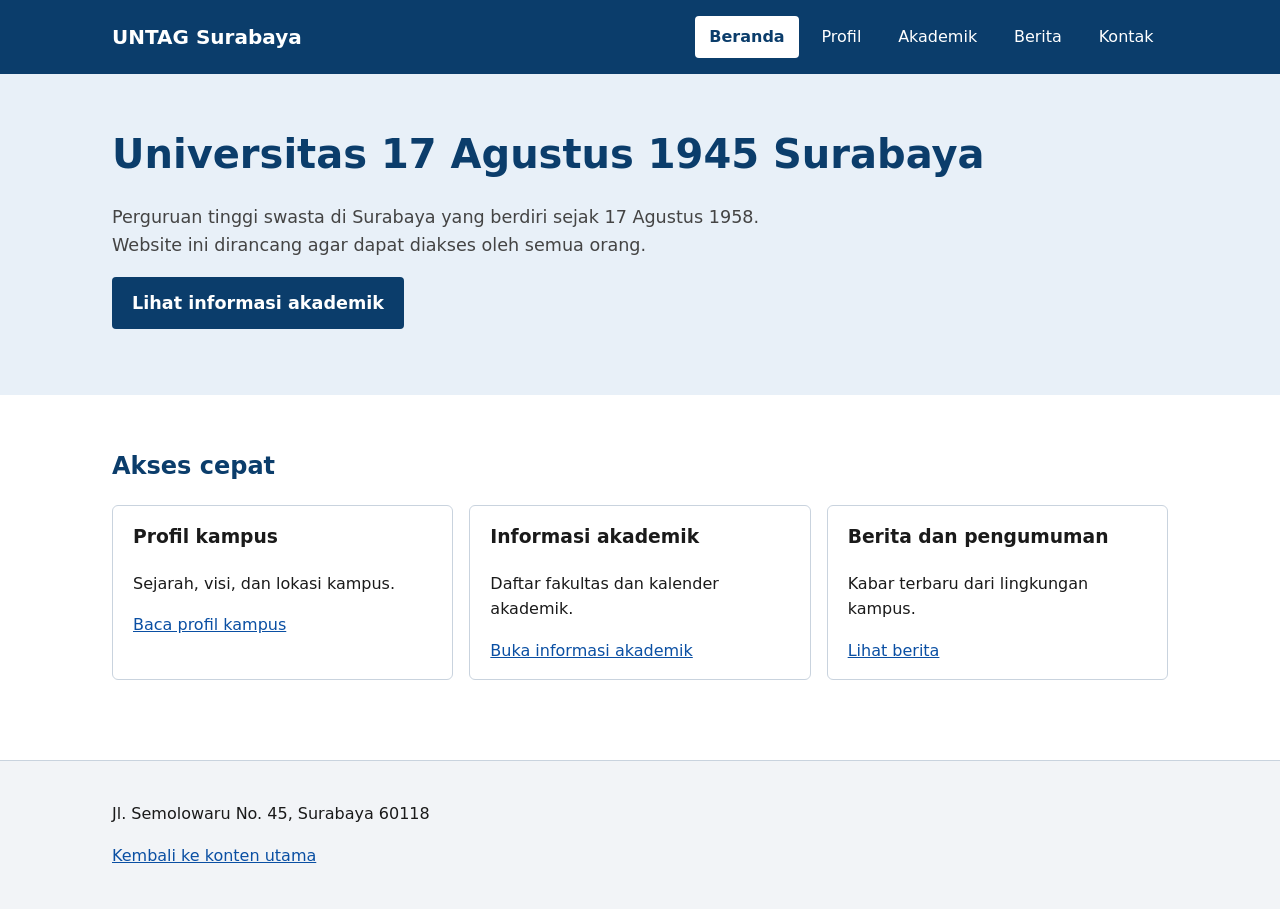
<file: index.html>
<!DOCTYPE html>
<html lang="id">
<head>
  <meta charset="UTF-8">
  <meta name="viewport" content="width=device-width, initial-scale=1.0">
  <meta name="description" content="Beranda website Universitas 17 Agustus 1945 Surabaya yang dirancang aksesibel.">
  <title>Beranda - Universitas 17 Agustus 1945 Surabaya</title>
  <link rel="stylesheet" href="style.css">
</head>
<body>
  <a href="#konten-utama" class="skip-link">Lewati ke konten utama</a>

  <header class="header-situs">
    <div class="wadah">
      <p class="merek">UNTAG Surabaya</p>
      <nav aria-label="Navigasi utama">
        <ul class="menu">
          <li><a href="index.html" aria-current="page">Beranda</a></li>
          <li><a href="profil.html">Profil</a></li>
          <li><a href="akademik.html">Akademik</a></li>
          <li><a href="berita.html">Berita</a></li>
          <li><a href="kontak.html">Kontak</a></li>
        </ul>
      </nav>
    </div>
  </header>

  <main id="konten-utama" tabindex="-1">
    <section class="hero" aria-labelledby="judul-beranda">
      <div class="wadah">
        <h1 id="judul-beranda">Universitas 17 Agustus 1945 Surabaya</h1>
        <p>Perguruan tinggi swasta di Surabaya yang berdiri sejak 17 Agustus 1958. Website ini dirancang agar dapat diakses oleh semua orang.</p>
        <p><a class="tombol" href="akademik.html">Lihat informasi akademik</a></p>
      </div>
    </section>

    <section aria-labelledby="judul-layanan">
      <div class="wadah">
        <h2 id="judul-layanan">Akses cepat</h2>
        <ul class="kartu-grid">
          <li class="kartu">
            <h3>Profil kampus</h3>
            <p>Sejarah, visi, dan lokasi kampus.</p>
            <a href="profil.html">Baca profil kampus</a>
          </li>
          <li class="kartu">
            <h3>Informasi akademik</h3>
            <p>Daftar fakultas dan kalender akademik.</p>
            <a href="akademik.html">Buka informasi akademik</a>
          </li>
          <li class="kartu">
            <h3>Berita dan pengumuman</h3>
            <p>Kabar terbaru dari lingkungan kampus.</p>
            <a href="berita.html">Lihat berita</a>
          </li>
        </ul>
      </div>
    </section>
  </main>

  <footer class="footer-situs">
    <div class="wadah">
      <p>Jl. Semolowaru No. 45, Surabaya 60118</p>
      <p><a href="#konten-utama">Kembali ke konten utama</a></p>
    </div>
  </footer>
</body>
</html>
</file>
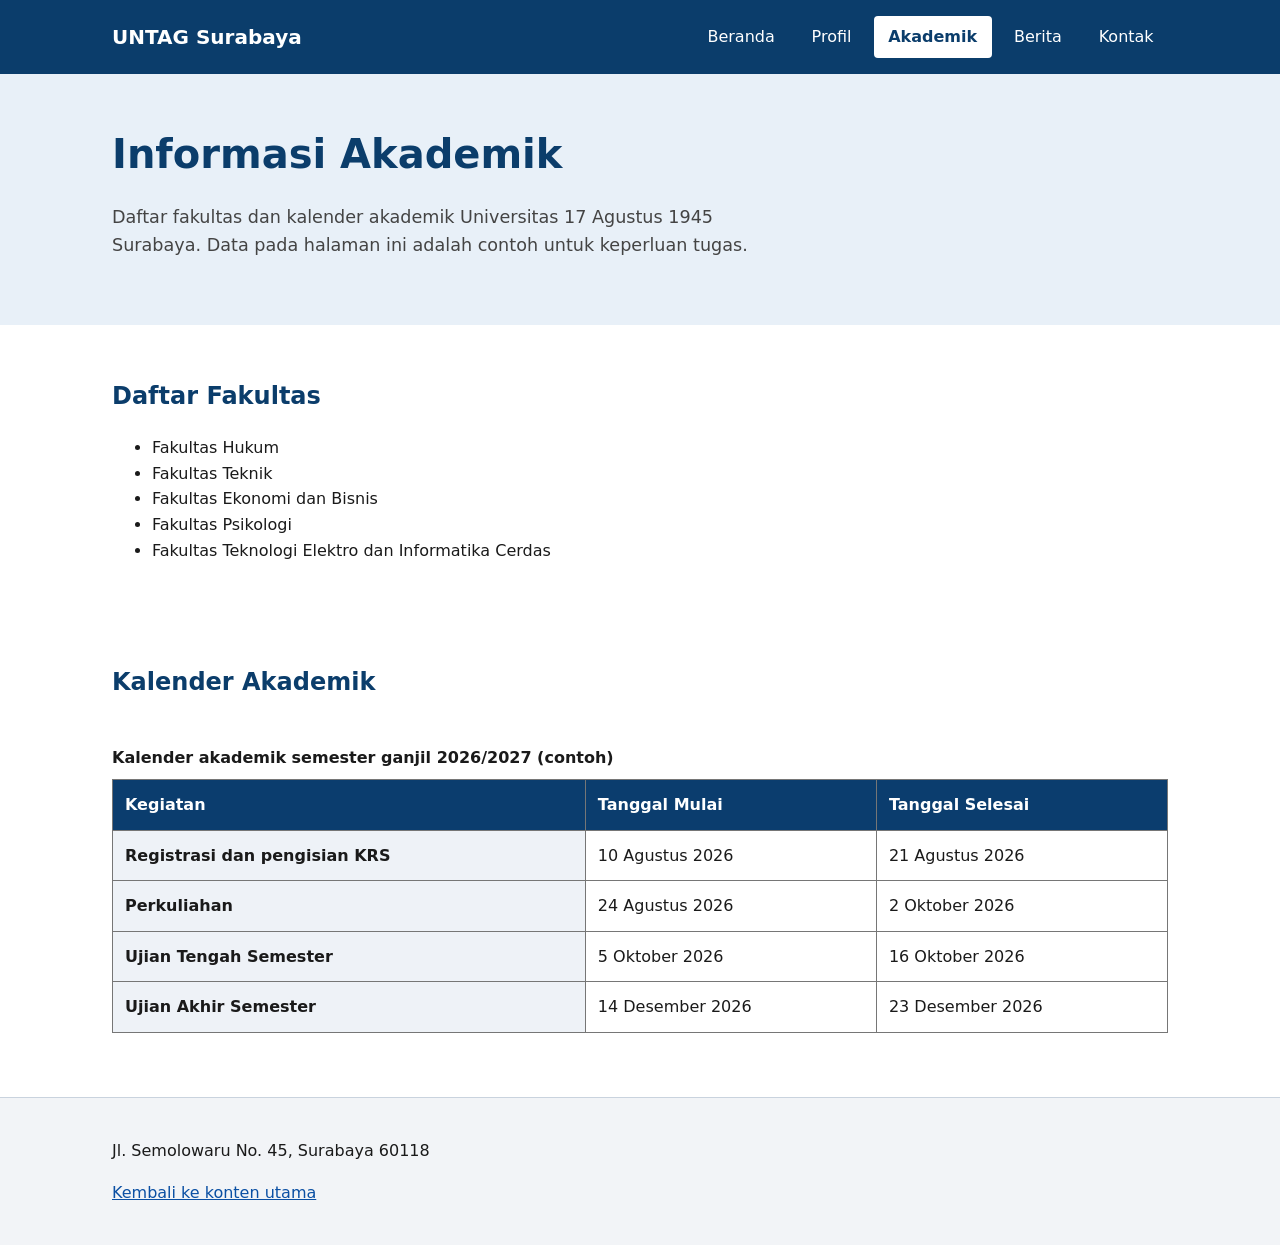
<file: akademik.html>
<!DOCTYPE html>
<html lang="id">
<head>
  <meta charset="UTF-8">
  <meta name="viewport" content="width=device-width, initial-scale=1.0">
  <meta name="description" content="Daftar fakultas dan kalender akademik Universitas 17 Agustus 1945 Surabaya.">
 <title>Informasi Akademik - Universitas 17 Agustus 1945 Surabaya</title>
  <link rel="stylesheet" href="style.css">
</head>
<body>  
  <a href="#konten-utama" class="skip-link">Lewati ke konten utama</a>

  <header class="header-situs">
    <div class="wadah">
      <p class="merek">UNTAG Surabaya</p>
      <nav aria-label="Navigasi utama">
        <ul class="menu">
          <li><a href="index.html">Beranda</a></li>
         <li><a href="profil.html">Profil</a></li>
          <li><a href="akademik.html" aria-current="page">Akademik</a></li>
          <li><a href="berita.html">Berita</a></li>
          <li><a href="kontak.html">Kontak</a></li>
        </ul>
      </nav>
    </div>
  </header>

    <main id="konten-utama" tabindex="-1">
    <section class="hero" aria-labelledby="judul-akademik">
      <div class="wadah">
        <h1 id="judul-akademik">Informasi Akademik</h1>
        <p>Daftar fakultas dan kalender akademik Universitas 17 Agustus 1945 Surabaya. Data pada halaman ini adalah contoh untuk keperluan tugas.</p>
      </div>
    </section>

    <section aria-labelledby="judul-fakultas">
      <div class="wadah">
        <h2 id="judul-fakultas">Daftar Fakultas</h2>
        <ul>
          <li>Fakultas Hukum</li>
          <li>Fakultas Teknik</li>
          <li>Fakultas Ekonomi dan Bisnis</li>
          <li>Fakultas Psikologi</li>
          <li>Fakultas Teknologi Elektro dan Informatika Cerdas</li>
        </ul>
      </div>
    </section>

    <section aria-labelledby="judul-kalender">
      <div class="wadah">
        <h2 id="judul-kalender">Kalender Akademik</h2>
        <div class="tabel-wrap" role="region" aria-labelledby="judul-kalender" tabindex="0">
          <table>
            <caption>Kalender akademik semester ganjil 2026/2027 (contoh)</caption>
            <thead>
              <tr>
                <th scope="col">Kegiatan</th>
                <th scope="col">Tanggal Mulai</th>
                <th scope="col">Tanggal Selesai</th>
              </tr>
            </thead>
            <tbody>
              <tr>
                <th scope="row">Registrasi dan pengisian KRS</th>
                <td>10 Agustus 2026</td>
                <td>21 Agustus 2026</td>
              </tr>
              <tr>
                <th scope="row">Perkuliahan</th>
                <td>24 Agustus 2026</td>
                <td>2 Oktober 2026</td>
              </tr>
              <tr>
                <th scope="row">Ujian Tengah Semester</th>
                <td>5 Oktober 2026</td>
                <td>16 Oktober 2026</td>
              </tr>
              <tr>
                <th scope="row">Ujian Akhir Semester</th>
                <td>14 Desember 2026</td>
                <td>23 Desember 2026</td>
              </tr>
            </tbody>
          </table>
        </div>
      </div>
    </section>
  </main>

  <footer class="footer-situs">
    <div class="wadah">
      <p>Jl. Semolowaru No. 45, Surabaya 60118</p>
      <p><a href="#konten-utama">Kembali ke konten utama</a></p>
    </div>
  </footer>
</body>
</html>
</file>
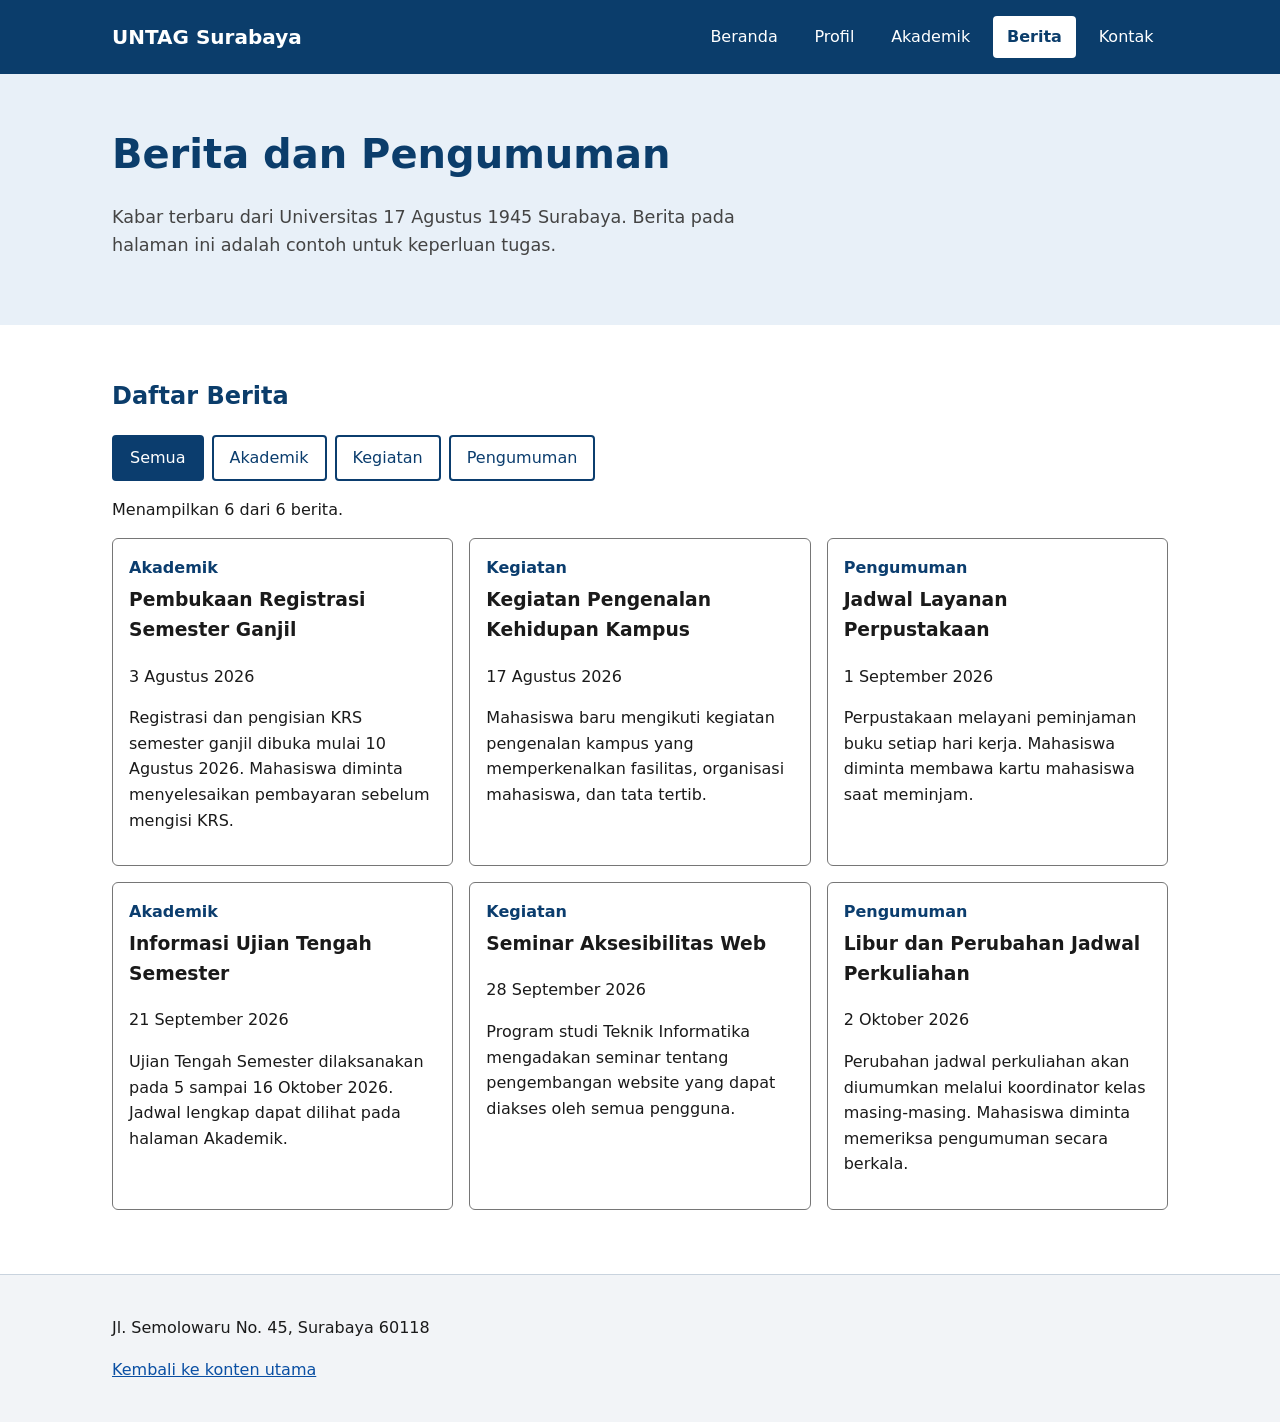
<file: berita.html>
<!DOCTYPE html>
<html lang="id">
<head>
  <meta charset="UTF-8">
  <meta name="viewport" content="width=device-width, initial-scale=1.0">
  <meta name="description" content="Berita dan pengumuman Universitas 17 Agustus 1945 Surabaya.">
  <title>Berita dan Pengumuman - Universitas 17 Agustus 1945 Surabaya</title>
  <link rel="stylesheet" href="style.css">
</head>
<body>
  <a href="#konten-utama" class="skip-link">Lewati ke konten utama</a>

  <header class="header-situs">
    <div class="wadah">
      <p class="merek">UNTAG Surabaya</p>
      <nav aria-label="Navigasi utama">
        <ul class="menu">
          <li><a href="index.html">Beranda</a></li>
          <li><a href="profil.html">Profil</a></li>
          <li><a href="akademik.html">Akademik</a></li>
          <li><a href="berita.html" aria-current="page">Berita</a></li>
          <li><a href="kontak.html">Kontak</a></li>
        </ul>
      </nav>
    </div>
  </header>

  <main id="konten-utama" tabindex="-1">
    <section class="hero" aria-labelledby="judul-berita">
      <div class="wadah">
        <h1 id="judul-berita">Berita dan Pengumuman</h1>
        <p>Kabar terbaru dari Universitas 17 Agustus 1945 Surabaya. Berita pada halaman ini adalah contoh untuk keperluan tugas.</p>
      </div>
    </section>

    <section aria-labelledby="judul-daftar-berita">
      <div class="wadah">
        <h2 id="judul-daftar-berita">Daftar Berita</h2>

        <div class="filter-berita" role="group" aria-label="Filter kategori berita">
          <button type="button" class="tombol-filter" data-filter="semua" aria-pressed="true">Semua</button>
          <button type="button" class="tombol-filter" data-filter="akademik" aria-pressed="false">Akademik</button>
          <button type="button" class="tombol-filter" data-filter="kegiatan" aria-pressed="false">Kegiatan</button>
          <button type="button" class="tombol-filter" data-filter="pengumuman" aria-pressed="false">Pengumuman</button>
        </div>

        <p id="status-filter" class="status-filter" role="status">Menampilkan 6 dari 6 berita.</p>

        <div class="daftar-berita">
          <article class="kartu-berita" data-kategori="akademik">
            <p class="kategori">Akademik</p>
            <h3>Pembukaan Registrasi Semester Ganjil</h3>
            <p><time datetime="2026-08-03">3 Agustus 2026</time></p>
            <p>Registrasi dan pengisian KRS semester ganjil dibuka mulai 10 Agustus 2026. Mahasiswa diminta menyelesaikan pembayaran sebelum mengisi KRS.</p>
          </article>

          <article class="kartu-berita" data-kategori="kegiatan">
            <p class="kategori">Kegiatan</p>
            <h3>Kegiatan Pengenalan Kehidupan Kampus</h3>
            <p><time datetime="2026-08-17">17 Agustus 2026</time></p>
            <p>Mahasiswa baru mengikuti kegiatan pengenalan kampus yang memperkenalkan fasilitas, organisasi mahasiswa, dan tata tertib.</p>
          </article>

          <article class="kartu-berita" data-kategori="pengumuman">
            <p class="kategori">Pengumuman</p>
            <h3>Jadwal Layanan Perpustakaan</h3>
            <p><time datetime="2026-09-01">1 September 2026</time></p>
            <p>Perpustakaan melayani peminjaman buku setiap hari kerja. Mahasiswa diminta membawa kartu mahasiswa saat meminjam.</p>
          </article>

          <article class="kartu-berita" data-kategori="akademik">
            <p class="kategori">Akademik</p>
            <h3>Informasi Ujian Tengah Semester</h3>
            <p><time datetime="2026-09-21">21 September 2026</time></p>
            <p>Ujian Tengah Semester dilaksanakan pada 5 sampai 16 Oktober 2026. Jadwal lengkap dapat dilihat pada halaman Akademik.</p>
          </article>

          <article class="kartu-berita" data-kategori="kegiatan">
            <p class="kategori">Kegiatan</p>
            <h3>Seminar Aksesibilitas Web</h3>
            <p><time datetime="2026-09-28">28 September 2026</time></p>
            <p>Program studi Teknik Informatika mengadakan seminar tentang pengembangan website yang dapat diakses oleh semua pengguna.</p>
          </article>

          <article class="kartu-berita" data-kategori="pengumuman">
            <p class="kategori">Pengumuman</p>
            <h3>Libur dan Perubahan Jadwal Perkuliahan</h3>
            <p><time datetime="2026-10-02">2 Oktober 2026</time></p>
            <p>Perubahan jadwal perkuliahan akan diumumkan melalui koordinator kelas masing-masing. Mahasiswa diminta memeriksa pengumuman secara berkala.</p>
          </article>
        </div>
      </div>
    </section>
  </main>

  <footer class="footer-situs">
    <div class="wadah">
      <p>Jl. Semolowaru No. 45, Surabaya 60118</p>
      <p><a href="#konten-utama">Kembali ke konten utama</a></p>
    </div>
  </footer>

  <script src="script.js"></script>
</body>
</html>
</file>
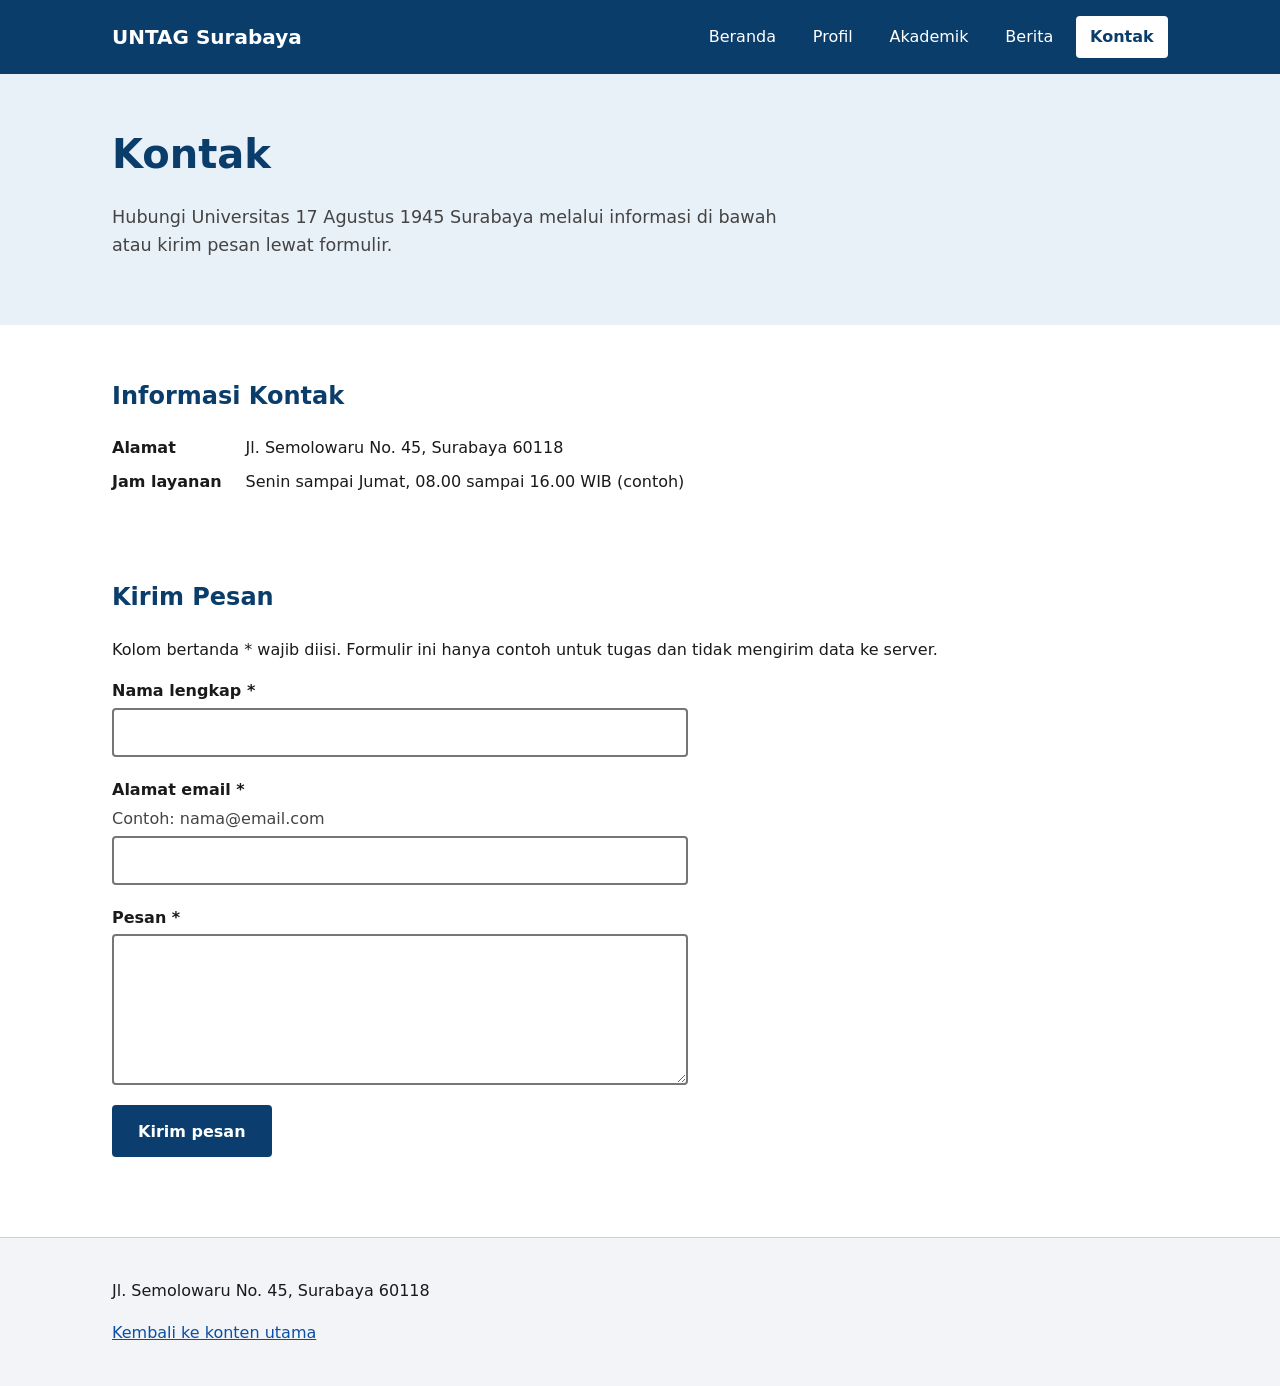
<file: kontak.html>
<!DOCTYPE html>
<html lang="id">
<head>
  <meta charset="UTF-8">
  <meta name="viewport" content="width=device-width, initial-scale=1.0">
  <meta name="description" content="Kontak dan formulir pesan Universitas 17 Agustus 1945 Surabaya.">
  <title>Kontak - Universitas 17 Agustus 1945 Surabaya</title>
  <link rel="stylesheet" href="style.css">
</head>
<body>
  <a href="#konten-utama" class="skip-link">Lewati ke konten utama</a>

  <header class="header-situs">
    <div class="wadah">
      <p class="merek">UNTAG Surabaya</p>
      <nav aria-label="Navigasi utama">
        <ul class="menu">
          <li><a href="index.html">Beranda</a></li>
          <li><a href="profil.html">Profil</a></li>
          <li><a href="akademik.html">Akademik</a></li>
          <li><a href="berita.html">Berita</a></li>
          <li><a href="kontak.html" aria-current="page">Kontak</a></li>
        </ul>
      </nav>
    </div>
  </header>

  <main id="konten-utama" tabindex="-1">
    <section class="hero" aria-labelledby="judul-kontak">
      <div class="wadah">
        <h1 id="judul-kontak">Kontak</h1>
        <p>Hubungi Universitas 17 Agustus 1945 Surabaya melalui informasi di bawah atau kirim pesan lewat formulir.</p>
      </div>
    </section>

    <section aria-labelledby="judul-info-kontak">
      <div class="wadah">
        <h2 id="judul-info-kontak">Informasi Kontak</h2>
        <dl class="data-singkat">
          <dt>Alamat</dt>
          <dd>Jl. Semolowaru No. 45, Surabaya 60118</dd>
          <dt>Jam layanan</dt>
          <dd>Senin sampai Jumat, 08.00 sampai 16.00 WIB (contoh)</dd>
        </dl>
      </div>
    </section>

    <section aria-labelledby="judul-form">
      <div class="wadah">
        <h2 id="judul-form">Kirim Pesan</h2>
        <p>Kolom bertanda <span aria-hidden="true">*</span><span class="sr-only">bintang</span> wajib diisi. Formulir ini hanya contoh untuk tugas dan tidak mengirim data ke server.</p>

        <div id="ringkasan-error" class="ringkasan-error" tabindex="-1" hidden></div>

        <form id="form-kontak" class="form-kontak" novalidate>
          <div class="kolom-form">
            <label for="nama">Nama lengkap <span aria-hidden="true">*</span></label>
            <input type="text" id="nama" name="nama" autocomplete="name" required aria-describedby="error-nama">
            <p id="error-nama" class="pesan-error"></p>
          </div>

          <div class="kolom-form">
            <label for="email">Alamat email <span aria-hidden="true">*</span></label>
            <p id="bantuan-email" class="bantuan">Contoh: nama@email.com</p>
            <input type="email" id="email" name="email" autocomplete="email" required aria-describedby="bantuan-email error-email">
            <p id="error-email" class="pesan-error"></p>
          </div>

          <div class="kolom-form">
            <label for="pesan">Pesan <span aria-hidden="true">*</span></label>
            <textarea id="pesan" name="pesan" rows="5" required aria-describedby="error-pesan"></textarea>
            <p id="error-pesan" class="pesan-error"></p>
          </div>

          <button type="submit" class="tombol-kirim">Kirim pesan</button>
        </form>

        <p id="status-form" class="status-form" role="status"></p>
      </div>
    </section>
  </main>

  <footer class="footer-situs">
    <div class="wadah">
      <p>Jl. Semolowaru No. 45, Surabaya 60118</p>
      <p><a href="#konten-utama">Kembali ke konten utama</a></p>
    </div>
  </footer>

  <script src="kontak.js"></script>
</body>
</html>
</file>
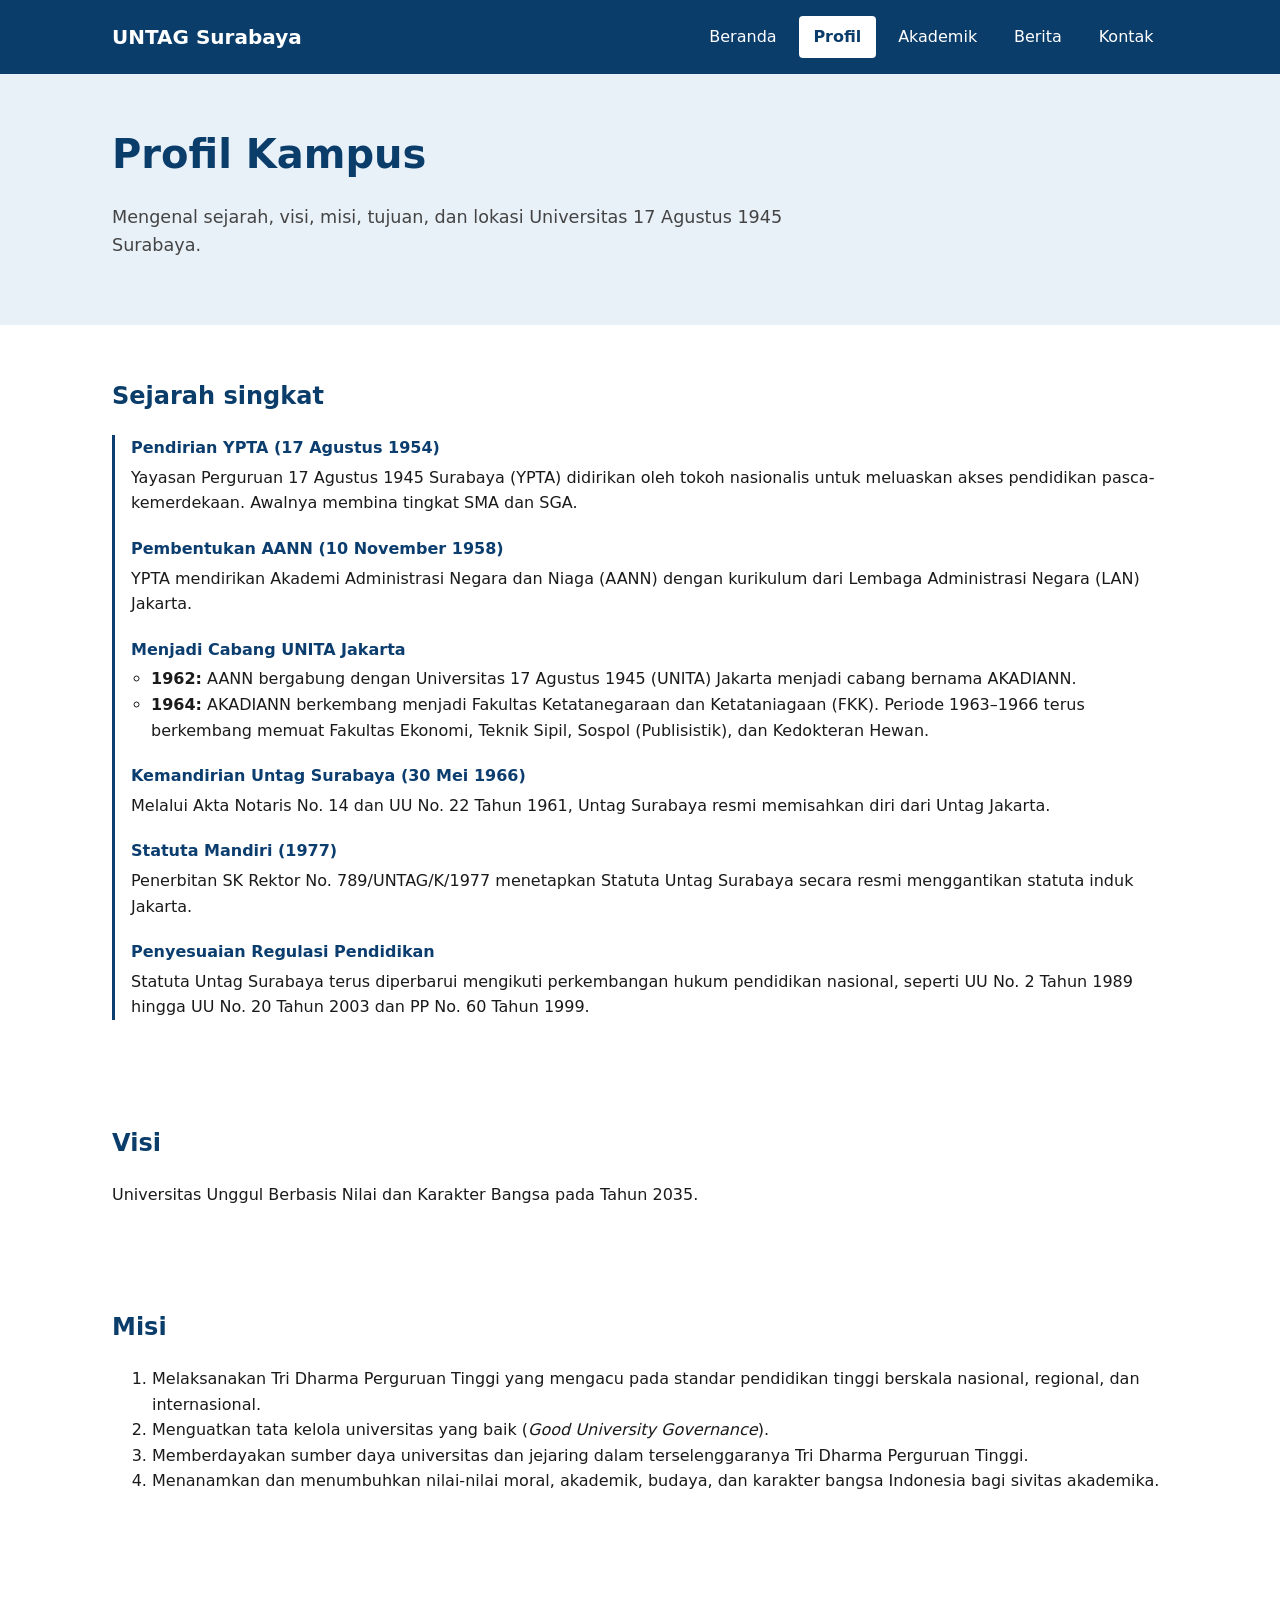
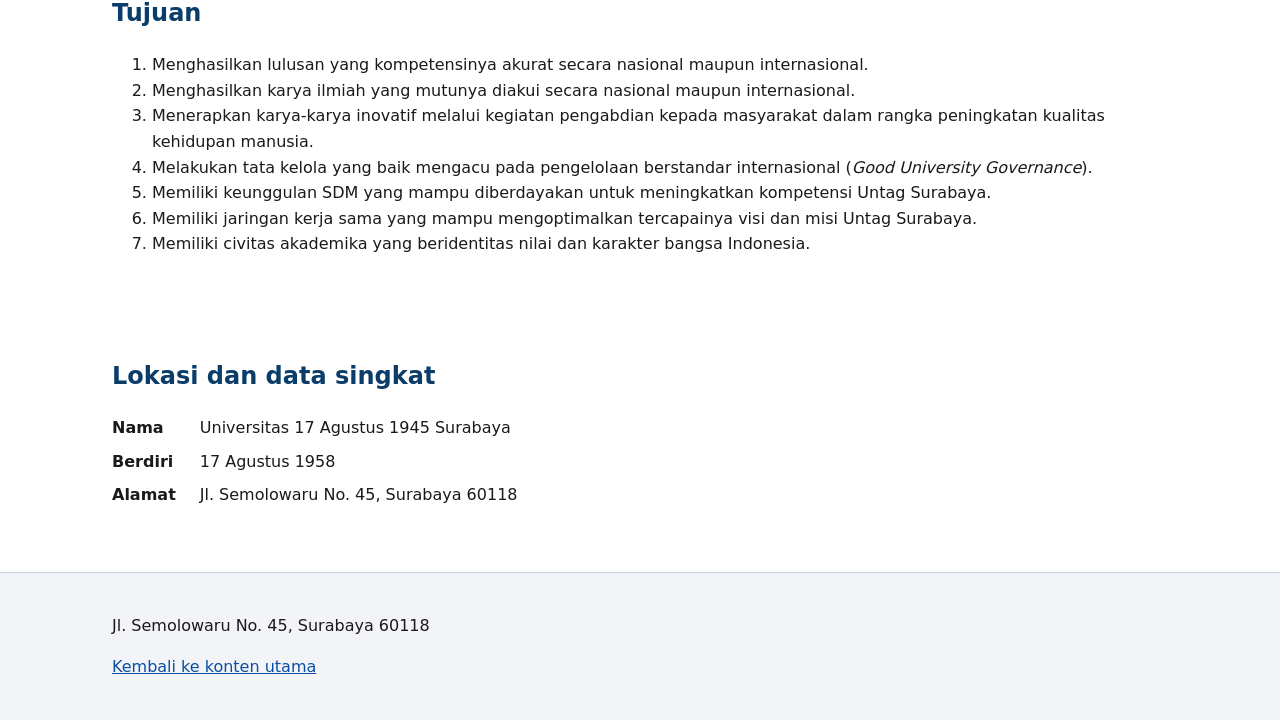
<file: profil.html>
<!DOCTYPE html>
<html lang="id">
<head>
  <meta charset="UTF-8">
  <meta name="viewport" content="width=device-width, initial-scale=1.0">
 <head>
  <meta charset="UTF-8">
  <meta name="viewport" content="width=device-width, initial-scale=1.0">
  <meta name="description" content="Sejarah, visi, misi, tujuan, dan lokasi Universitas 17 Agustus 1945 Surabaya.">
  <title>Profil Kampus - Universitas 17 Agustus 1945 Surabaya</title>
  <link rel="stylesheet" href="style.css">
</head>
  <title>Profil Kampus - Universitas 17 Agustus 1945 Surabaya</title>
  <link rel="stylesheet" href="style.css">
</head>
<body>
  <a href="#konten-utama" class="skip-link">Lewati ke konten utama</a>

  <header class="header-situs">
    <div class="wadah">
      <p class="merek">UNTAG Surabaya</p>
      <nav aria-label="Navigasi utama">
        <ul class="menu">
          <li><a href="index.html">Beranda</a></li>
          <li><a href="profil.html" aria-current="page">Profil</a></li>
          <li><a href="akademik.html">Akademik</a></li>
          <li><a href="berita.html">Berita</a></li>
          <li><a href="kontak.html">Kontak</a></li>
        </ul>
      </nav>
    </div>
  </header>

  <main id="konten-utama" tabindex="-1">
    <section class="hero" aria-labelledby="judul-profil">
      <div class="wadah">
        <h1 id="judul-profil">Profil Kampus</h1>
        <p>Mengenal sejarah, visi, misi, tujuan, dan lokasi Universitas 17 Agustus 1945 Surabaya.</p>
      </div>
    </section>

        <section aria-labelledby="judul-sejarah">
      <div class="wadah">
        <h2 id="judul-sejarah">Sejarah singkat</h2>
        <ol class="linimasa">
          <li>
            <strong>Pendirian YPTA (17 Agustus 1954)</strong>
            <p>Yayasan Perguruan 17 Agustus 1945 Surabaya (YPTA) didirikan oleh tokoh nasionalis untuk meluaskan akses pendidikan pasca-kemerdekaan. Awalnya membina tingkat SMA dan SGA.</p>
          </li>
          <li>
            <strong>Pembentukan AANN (10 November 1958)</strong>
            <p>YPTA mendirikan Akademi Administrasi Negara dan Niaga (AANN) dengan kurikulum dari Lembaga Administrasi Negara (LAN) Jakarta.</p>
          </li>
          <li>
            <strong>Menjadi Cabang UNITA Jakarta</strong>
            <ul>
              <li><strong>1962:</strong> AANN bergabung dengan Universitas 17 Agustus 1945 (UNITA) Jakarta menjadi cabang bernama AKADIANN.</li>
              <li><strong>1964:</strong> AKADIANN berkembang menjadi Fakultas Ketatanegaraan dan Ketataniagaan (FKK). Periode 1963–1966 terus berkembang memuat Fakultas Ekonomi, Teknik Sipil, Sospol (Publisistik), dan Kedokteran Hewan.</li>
            </ul>
          </li>
          <li>
            <strong>Kemandirian Untag Surabaya (30 Mei 1966)</strong>
            <p>Melalui Akta Notaris No. 14 dan UU No. 22 Tahun 1961, Untag Surabaya resmi memisahkan diri dari Untag Jakarta.</p>
          </li>
          <li>
            <strong>Statuta Mandiri (1977)</strong>
            <p>Penerbitan SK Rektor No. 789/UNTAG/K/1977 menetapkan Statuta Untag Surabaya secara resmi menggantikan statuta induk Jakarta.</p>
          </li>
          <li>
            <strong>Penyesuaian Regulasi Pendidikan</strong>
            <p>Statuta Untag Surabaya terus diperbarui mengikuti perkembangan hukum pendidikan nasional, seperti UU No. 2 Tahun 1989 hingga UU No. 20 Tahun 2003 dan PP No. 60 Tahun 1999.</p>
          </li>
        </ol>
      </div>
    </section>
        <section aria-labelledby="judul-visi">
      <div class="wadah">
        <h2 id="judul-visi">Visi</h2>
        <p>Universitas Unggul Berbasis Nilai dan Karakter Bangsa pada Tahun 2035.</p>
      </div>
    </section>

    <section aria-labelledby="judul-misi">
      <div class="wadah">
        <h2 id="judul-misi">Misi</h2>
        <ol>
          <li>Melaksanakan Tri Dharma Perguruan Tinggi yang mengacu pada standar pendidikan tinggi berskala nasional, regional, dan internasional.</li>
          <li>Menguatkan tata kelola universitas yang baik (<i lang="en">Good University Governance</i>).</li>
          <li>Memberdayakan sumber daya universitas dan jejaring dalam terselenggaranya Tri Dharma Perguruan Tinggi.</li>
          <li>Menanamkan dan menumbuhkan nilai-nilai moral, akademik, budaya, dan karakter bangsa Indonesia bagi sivitas akademika.</li>
        </ol>
      </div>
    </section>

    <section aria-labelledby="judul-tujuan">
      <div class="wadah">
        <h2 id="judul-tujuan">Tujuan</h2>
        <ol>
          <li>Menghasilkan lulusan yang kompetensinya akurat secara nasional maupun internasional.</li>
          <li>Menghasilkan karya ilmiah yang mutunya diakui secara nasional maupun internasional.</li>
          <li>Menerapkan karya-karya inovatif melalui kegiatan pengabdian kepada masyarakat dalam rangka peningkatan kualitas kehidupan manusia.</li>
          <li>Melakukan tata kelola yang baik mengacu pada pengelolaan berstandar internasional (<i lang="en">Good University Governance</i>).</li>
          <li>Memiliki keunggulan SDM yang mampu diberdayakan untuk meningkatkan kompetensi Untag Surabaya.</li>
          <li>Memiliki jaringan kerja sama yang mampu mengoptimalkan tercapainya visi dan misi Untag Surabaya.</li>
          <li>Memiliki civitas akademika yang beridentitas nilai dan karakter bangsa Indonesia.</li>
        </ol>
      </div>
    </section>

    <section aria-labelledby="judul-lokasi">
      <div class="wadah">
        <h2 id="judul-lokasi">Lokasi dan data singkat</h2>
        <dl class="data-singkat">
          <dt>Nama</dt>
          <dd>Universitas 17 Agustus 1945 Surabaya</dd>
          <dt>Berdiri</dt>
          <dd>17 Agustus 1958</dd>
          <dt>Alamat</dt>
          <dd>Jl. Semolowaru No. 45, Surabaya 60118</dd>
        </dl>
      </div>
    </section>
  </main>

  <footer class="footer-situs">
    <div class="wadah">
      <p>Jl. Semolowaru No. 45, Surabaya 60118</p>
      <p><a href="#konten-utama">Kembali ke konten utama</a></p>
    </div>
  </footer>
</body>
</html>
</file>
<file: style.css>
/* ===== Dasar ===== */
:root {
  --biru: #0b3d6b;
  --biru-muda: #e8f0f8;
  --teks: #1a1a1a;
  --teks-lembut: #444444;
  --putih: #ffffff;
  --fokus: #b45309;
}
* { box-sizing: border-box; }
html { font-size: 100%; scroll-behavior: smooth; }
body {
  margin: 0;
  font-family: system-ui, "Segoe UI", Arial, sans-serif;
  line-height: 1.6;
  color: var(--teks);
  background: var(--putih);
}
@media (prefers-reduced-motion: reduce) {
  html { scroll-behavior: auto; }
}

/* ===== Skip link: tampil saat menerima fokus ===== */
.skip-link {
  position: absolute;
  left: 1rem;
  top: -4rem;
  background: var(--putih);
  color: var(--biru);
  padding: .75rem 1rem;
  border: 2px solid var(--biru);
  z-index: 100;
}
.skip-link:focus { top: 1rem; }

/* ===== Teks tersembunyi visual, tetap dibaca screen reader ===== */
.sr-only {
  position: absolute;
  width: 1px; height: 1px;
  margin: -1px; padding: 0;
  overflow: hidden;
  clip: rect(0, 0, 0, 0);
  white-space: nowrap;
  border: 0;
}

/* ===== Indikator fokus yang jelas ===== */
a:focus-visible, button:focus-visible,
input:focus-visible, textarea:focus-visible, select:focus-visible {
  outline: 3px solid var(--fokus);
  outline-offset: 3px;
}

/* ===== Header dan navigasi ===== */
.header-situs { background: var(--biru); color: var(--putih); }
.header-situs .wadah {
  display: flex; flex-wrap: wrap;
  align-items: center; justify-content: space-between;
  gap: 1rem; padding: 1rem;
}
.merek { font-size: 1.25rem; font-weight: 700; margin: 0; }
.menu { display: flex; flex-wrap: wrap; gap: .5rem; list-style: none; margin: 0; padding: 0; }
.menu a {
  display: inline-block;
  padding: .5rem .9rem;
  color: var(--putih);
  text-decoration: none;
  border-radius: 4px;
}
.menu a:hover { text-decoration: underline; }
.menu a[aria-current="page"] {
  background: var(--putih);
  color: var(--biru);
  font-weight: 700;
}
.header-situs a:focus-visible { outline-color: #ffd37a; }

/* ===== Konten ===== */
.wadah { max-width: 68rem; margin: 0 auto; padding: 0 1rem; }
main:focus { outline: none; }
.hero { background: var(--biru-muda); padding: 3rem 0; }
.hero h1 { font-size: clamp(1.75rem, 4vw, 2.5rem); margin: 0 0 .75rem; color: var(--biru); }
.hero p { max-width: 42rem; color: var(--teks-lembut); font-size: 1.1rem; }
section { padding: 2rem 0; }
h2 { color: var(--biru); }
.tombol {
  display: inline-block;
  background: var(--biru); color: var(--putih);
  padding: .75rem 1.25rem;
  border-radius: 4px; text-decoration: none; font-weight: 600;
}
.tombol:hover { background: #082b4c; }
a { color: #0a4fa3; }
.kartu-grid { display: grid; gap: 1rem; grid-template-columns: repeat(auto-fit, minmax(16rem, 1fr)); padding: 0; list-style: none; }
.kartu { border: 1px solid #c9d3de; border-radius: 6px; padding: 1rem 1.25rem; }
.kartu h3 { margin-top: 0; }

/* ===== Footer ===== */
.footer-situs { background: #f2f4f7; border-top: 1px solid #c9d3de; padding: 1.5rem 0; margin-top: 2rem; }

/* ===== Data singkat ===== */
.data-singkat { display: grid; grid-template-columns: max-content 1fr; gap: .5rem 1.5rem; margin: 0; }
.data-singkat dt { font-weight: 700; }
.data-singkat dd { margin: 0; }
@media (max-width: 36rem) {
  .data-singkat { grid-template-columns: 1fr; gap: 0; }
  .data-singkat dd { margin-bottom: .75rem; }
}

.tabel-wrap {
  overflow-x: auto;
}

table {
  width: 100%;
  border-collapse: collapse;
  margin-top: 1rem;
}

caption {
  text-align: left;
  font-weight: bold;
  padding: 0.5rem 0;
}

th, td {
  border: 1px solid #767676;
  padding: 0.75rem;
  text-align: left;
}

thead th {
  background-color: #0b3d6e;
  color: #ffffff;
}

tbody th {
  background-color: #eef2f7;
}

.tabel-wrap:focus-visible {
  outline: 3px solid #ff8c00;
  outline-offset: 2px;
}
[hidden] {
  display: none !important;
}

.filter-berita {
  display: flex;
  flex-wrap: wrap;
  gap: 0.5rem;
  margin: 1rem 0;
}

.tombol-filter {
  font: inherit;
  padding: 0.5rem 1rem;
  border: 2px solid #0b3d6e;
  background-color: #ffffff;
  color: #0b3d6e;
  border-radius: 4px;
  cursor: pointer;
}

.tombol-filter[aria-pressed="true"] {
  background-color: #0b3d6e;
  color: #ffffff;
}

.tombol-filter:focus-visible {
  outline: 3px solid #ff8c00;
  outline-offset: 2px;
}

.status-filter {
  margin: 0 0 1rem;
}

.daftar-berita {
  display: grid;
  grid-template-columns: repeat(auto-fit, minmax(16rem, 1fr));
  gap: 1rem;
}

.kartu-berita {
  border: 1px solid #767676;
  border-radius: 6px;
  padding: 1rem;
  background-color: #ffffff;
}

.kartu-berita h3 {
  margin-top: 0.25rem;
}

.kartu-berita .kategori {
  font-weight: bold;
  color: #0b3d6e;
  margin: 0;
}
.sr-only {
  position: absolute;
  width: 1px;
  height: 1px;
  padding: 0;
  margin: -1px;
  overflow: hidden;
  clip: rect(0, 0, 0, 0);
  white-space: nowrap;
  border: 0;
}

.form-kontak {
  max-width: 36rem;
  margin-top: 1rem;
}

.kolom-form {
  margin-bottom: 1.25rem;
}

.kolom-form label {
  display: block;
  font-weight: bold;
  margin-bottom: 0.25rem;
}

.kolom-form input,
.kolom-form textarea {
  display: block;
  width: 100%;
  box-sizing: border-box;
  font: inherit;
  padding: 0.6rem;
  border: 2px solid #767676;
  border-radius: 4px;
  background-color: #ffffff;
  color: #1a1a1a;
}

.kolom-form input:focus-visible,
.kolom-form textarea:focus-visible {
  outline: 3px solid #ff8c00;
  outline-offset: 2px;
}

.kolom-form [aria-invalid="true"] {
  border-color: #b00020;
}

.bantuan {
  margin: 0 0 0.25rem;
  color: #444444;
}

.pesan-error {
  margin: 0.25rem 0 0;
  color: #b00020;
  font-weight: bold;
}

.pesan-error:empty {
  display: none;
}

.ringkasan-error {
  border: 3px solid #b00020;
  background-color: #fdecee;
  padding: 1rem;
  margin: 1rem 0;
  max-width: 36rem;
}

.ringkasan-error h3 {
  margin-top: 0;
  color: #b00020;
}

.ringkasan-error a {
  color: #7a0016;
}

.ringkasan-error:focus-visible {
  outline: 3px solid #ff8c00;
  outline-offset: 2px;
}

.tombol-kirim {
  font: inherit;
  font-weight: bold;
  padding: 0.7rem 1.5rem;
  border: 2px solid #0b3d6e;
  background-color: #0b3d6e;
  color: #ffffff;
  border-radius: 4px;
  cursor: pointer;
}

.tombol-kirim:focus-visible {
  outline: 3px solid #ff8c00;
  outline-offset: 2px;
}

.status-form {
  margin-top: 1rem;
  font-weight: bold;
  color: #0b5a2a;
}
.linimasa {
  list-style: none;
  margin: 1rem 0 0;
  padding: 0 0 0 1rem;
  border-left: 3px solid #0b3d6e;
}

.linimasa > li {
  margin-bottom: 1.25rem;
}

.linimasa > li > strong {
  display: block;
  color: #0b3d6e;
}

.linimasa p {
  margin: 0.25rem 0 0;
}

.linimasa ul {
  margin: 0.25rem 0 0;
  padding-left: 1.25rem;
}
</file>
